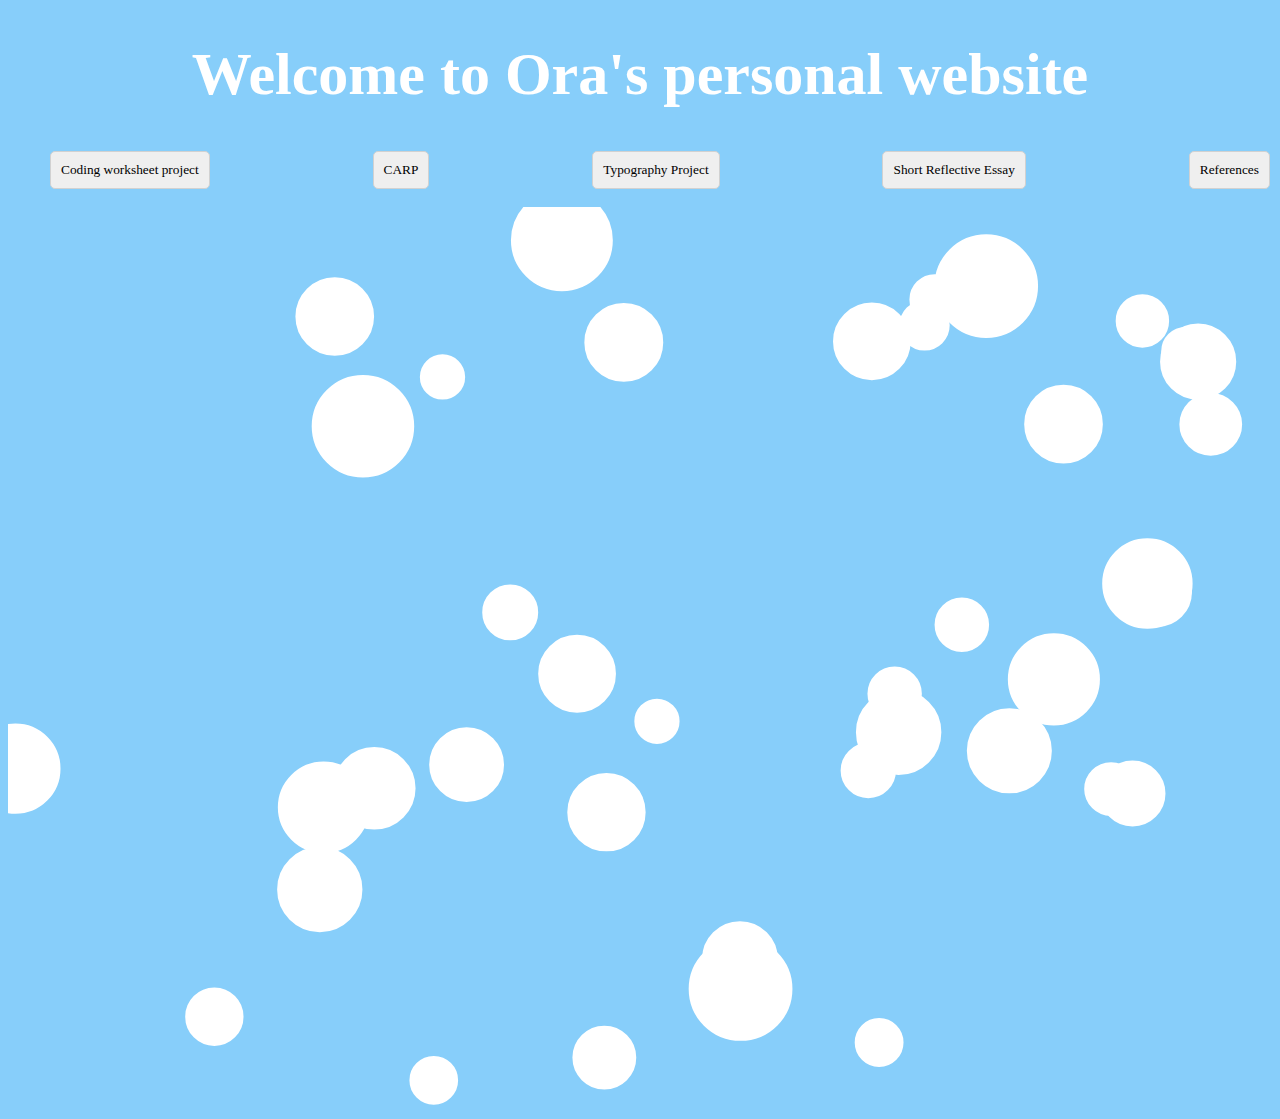
<file: index.html>
<!DOCTYPE html>
<html lang="en">
<head>
    <meta charset="UTF-8">
    <meta http-equiv="X-UA-Compatible" content="IE=edge">
    <meta name="viewport" content="width=device-width, initial-scale=1.0">

    <link rel="stylesheet" href="Indexstyle.css">

    <title>Ora's-Personal-Website</title>
    <script src="p5.min.js"></script>
    <!-- <script src="../addons/p5.sound.js"></script> -->
    <script src="sketch.js"></script>
</head>

<body>
    <header>
           <h1>Welcome to Ora's personal website</h1>          

           <ul>
             <div class="container-navigation">
               <a href="CodingWorksheet.html"><button>Coding worksheet project</button></a>
               <a href="PosterTask.html"><button>CARP</button></a>
               <a href="TypographyProject.html"><button>Typography Project</button></a>
               <a href="Essay.html"><button>Short Reflective Essay</button></a>
               <a href="References.html"><button>References</button></a>
            </div>
           </ul>
    </header>
</body>
</html>
</file>
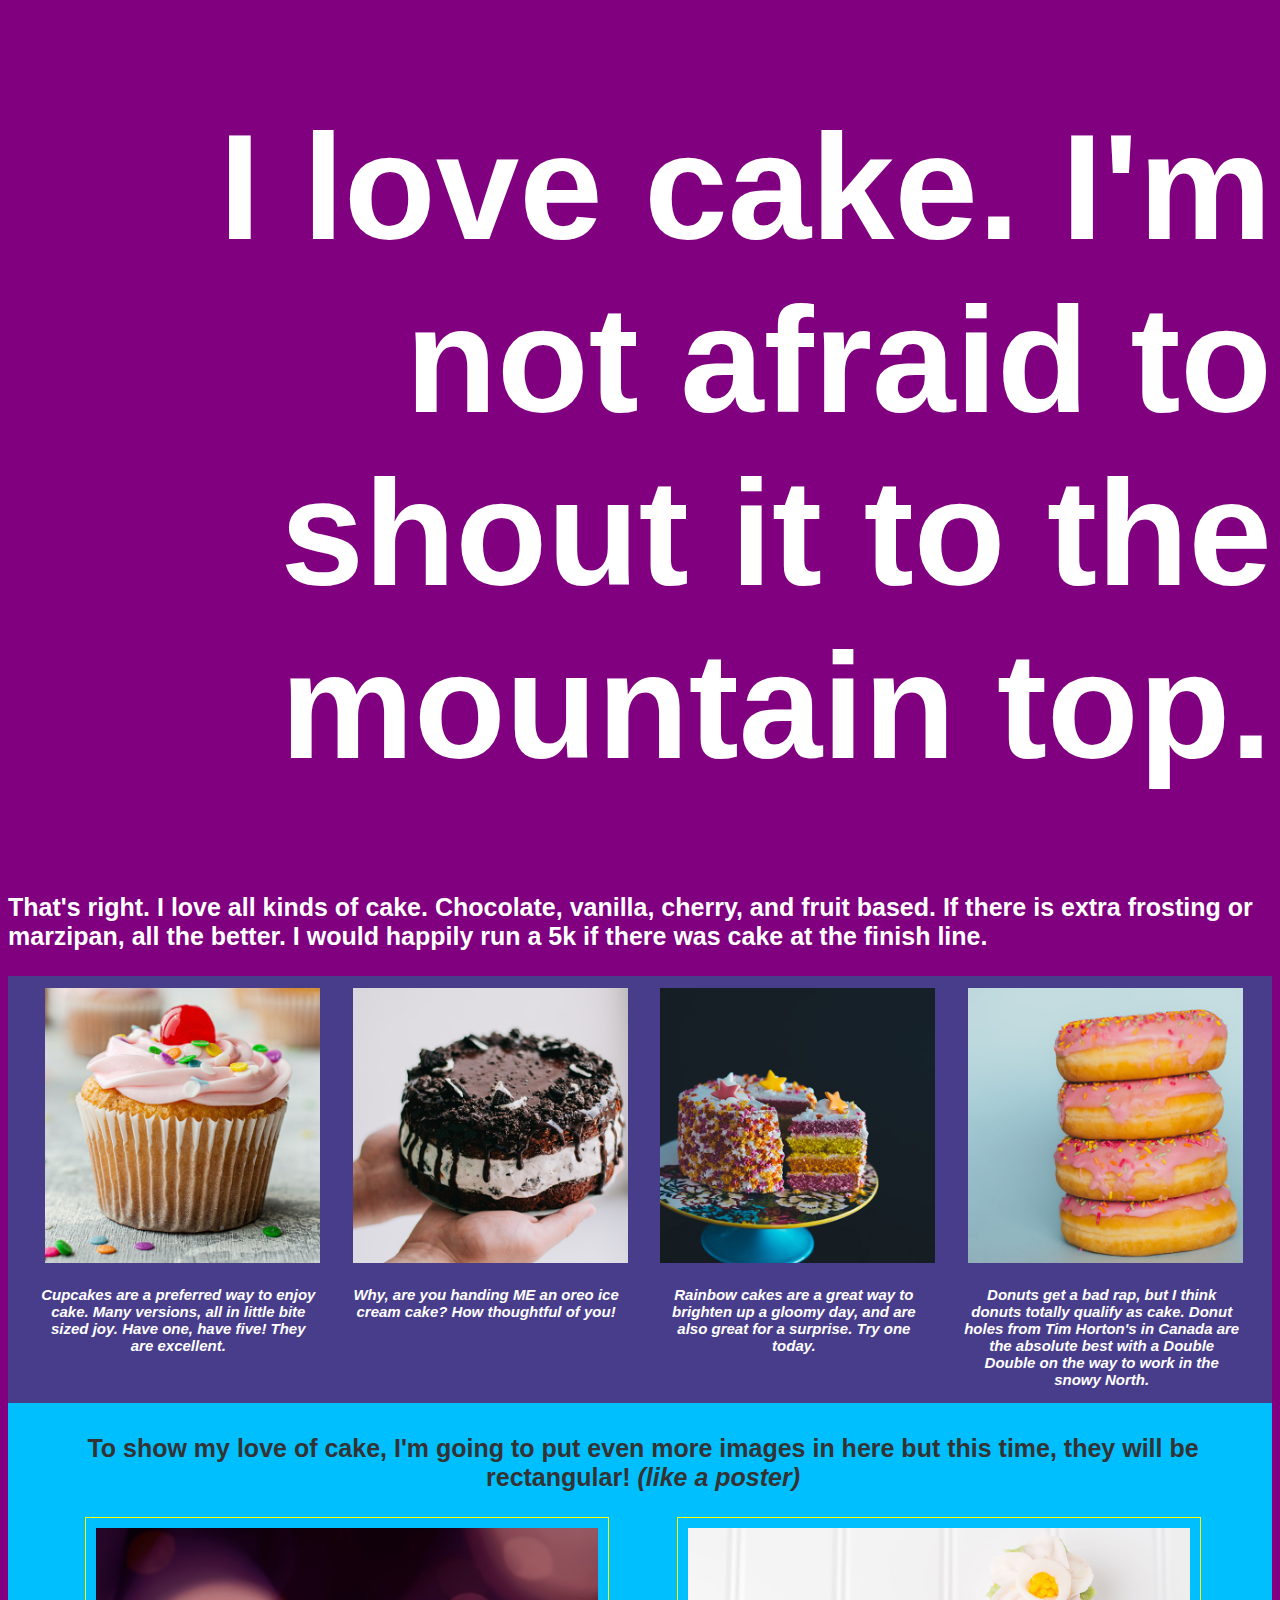
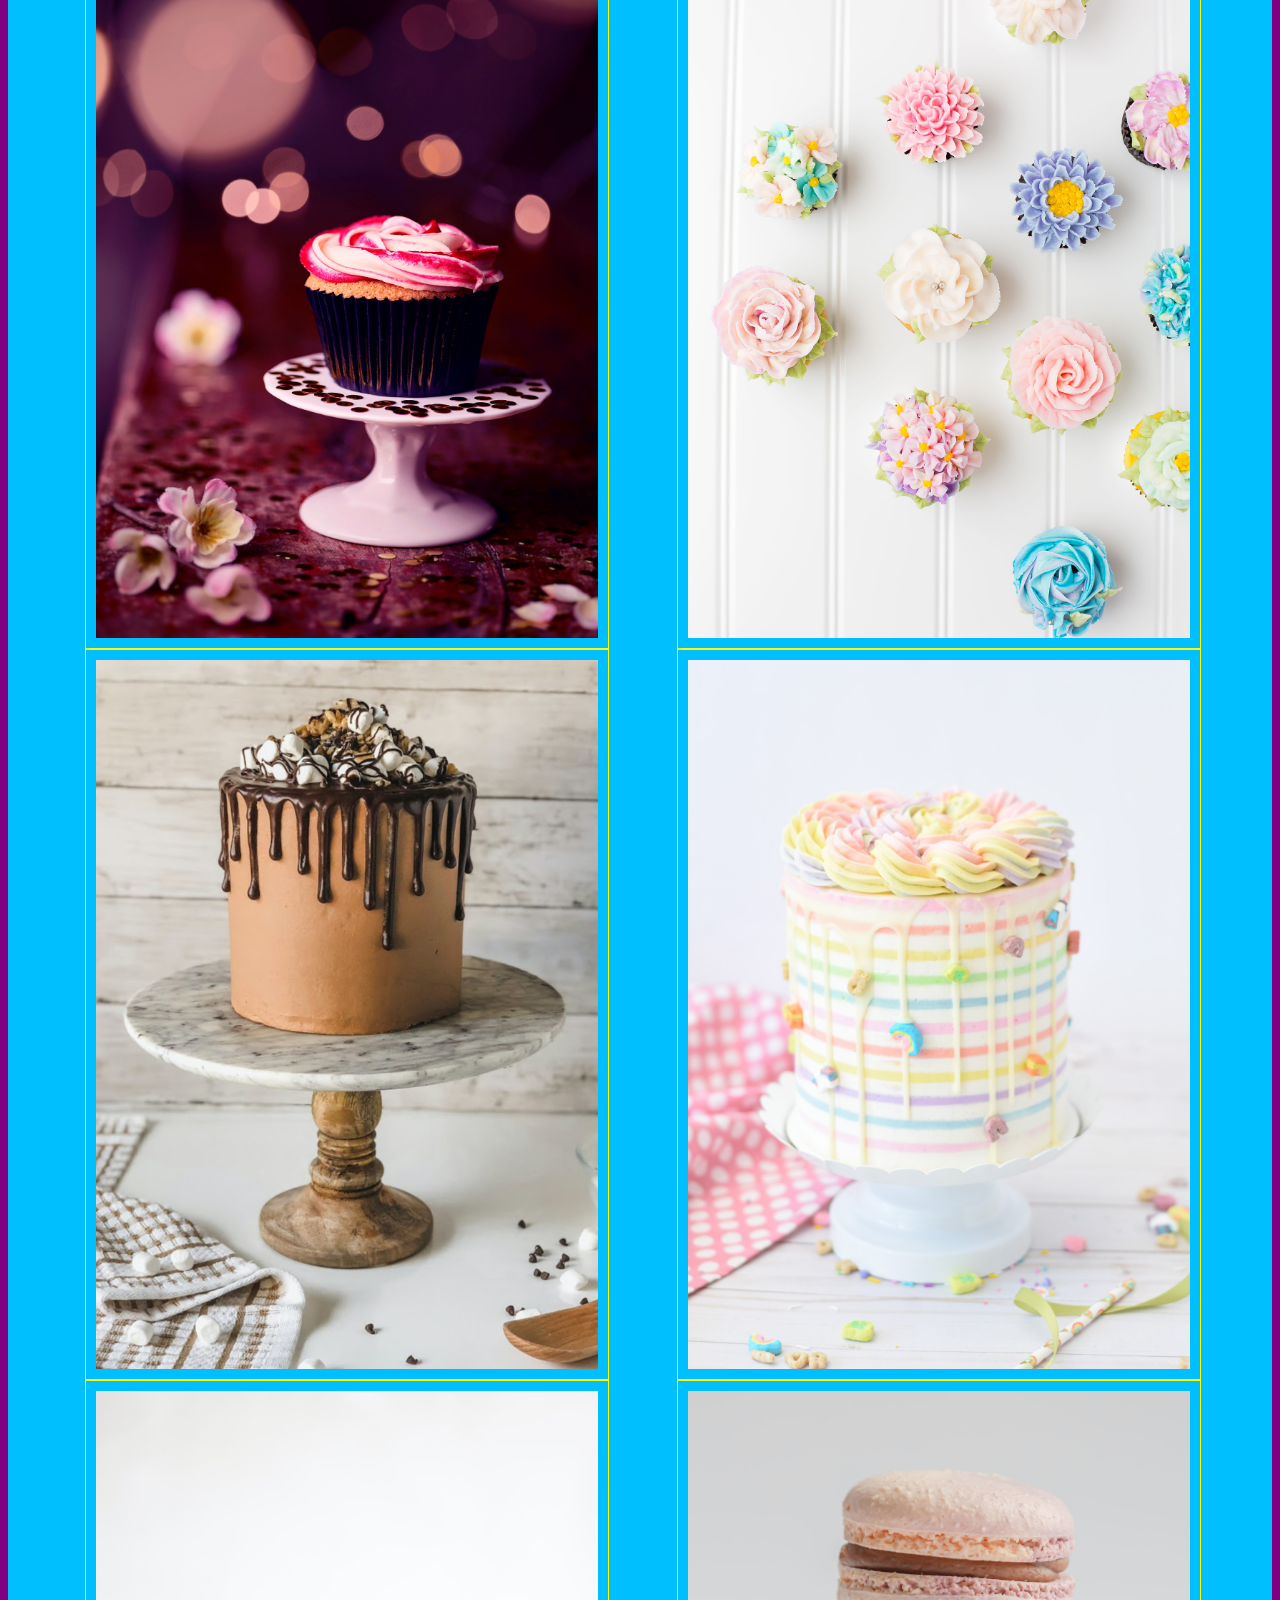
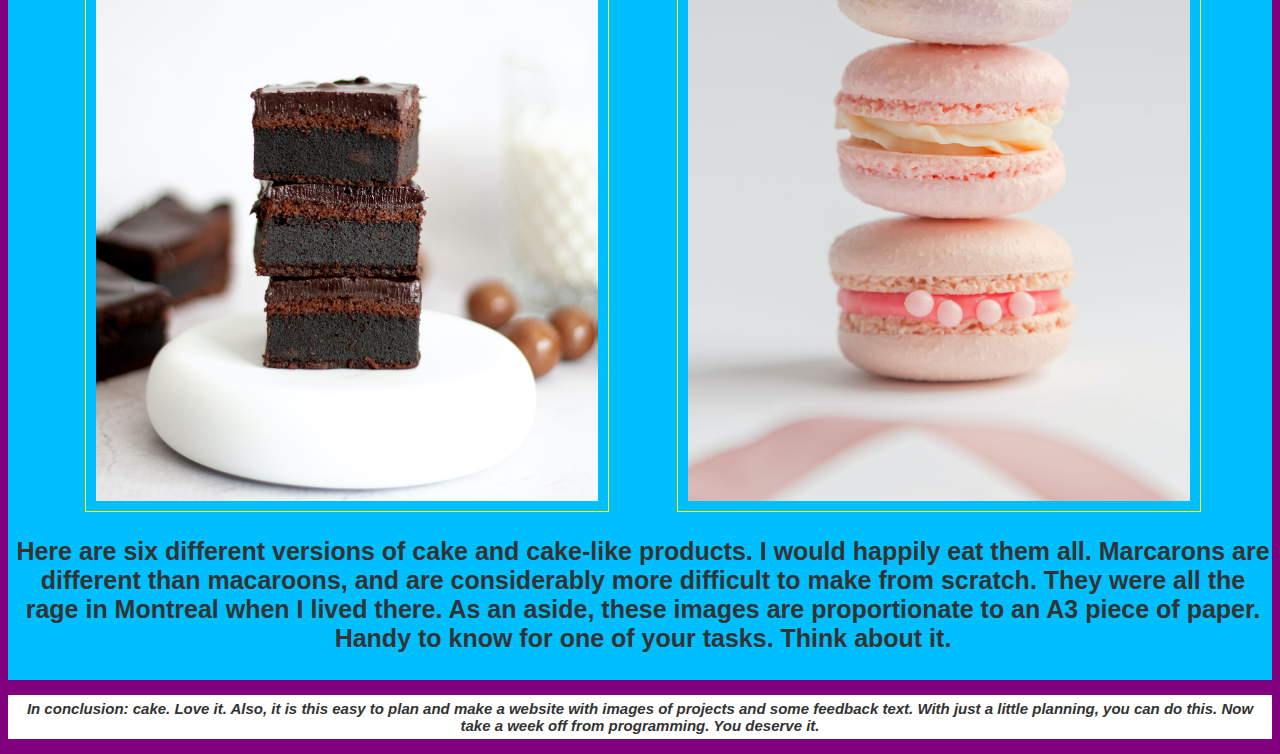
<file: cake.html>
<!DOCTYPE html>
<html lang="en">

<head>
    <meta charset="UTF-8">
    <meta http-equiv="X-UA-Compatible" content="IE=edge">
    <meta name="viewport" content="width=device-width, initial-scale=1.0">

    <link rel='stylesheet' href='week2.css' />

  <link rel='stylesheet' href="styles2.css">

    <title>I Love Cake</title>
</head>

<body>

    <!-- This is the header for the cake page -->
    <header>
        <h1>I love cake. I'm not afraid to shout it to the mountain top.</h1>

        <p class="cake-text">That's right. I love all kinds of cake. Chocolate, vanilla, cherry, and fruit based. If there is extra frosting or marzipan, all the better. I would happily run a 5k if there was cake at the finish line.</p>
    </header>




    <!-- main body about my love of cake -->

    <main>

        <!-- begin square images  -->
        <section class="section-one">
            <div class="container">

                <div class="cake-group">
                    <img class="cake-item" src="cake1.jpg" alt="a photo of a cupcake">

                    <p class="cake-text caption">Cupcakes are a preferred way to enjoy cake. Many versions, all in
                    little bite sized joy. Have one, have five! They are excellent.</p>

                </div>

                <div class="cake-group">

                    <img class="cake-item" src="cake2.jpg" alt="a photo of an oreo ice cream cake">


                    <p class="cake-text caption">Why, are you handing ME an oreo ice cream cake? How thoughtful of you!
                    </p>

                </div>

                <div class="cake-group">

                    <img class="cake-item" src="cake3.jpg" alt="a photo of a rainbow cake">

                    <p class="cake-text caption">Rainbow cakes are a great way to brighten up a gloomy day, and are also
                        great
                        for a surprise. Try one today. </p>

                </div>

                <div class="cake-group">
                    <img class="cake-item" src="cake4.jpg" alt="a photo of a donut">


                    <p class="cake-text caption">Donuts get a bad rap, but I think donuts totally qualify as cake. Donut
                        holes
                        from Tim Horton's in Canada are the absolute best with a Double Double on the way to work in the
                        snowy
                        North.</p>
                </div>
            </div>
        </section>

        <!-- Begin poster size images -->


        <section class="section-two">



            <p class="cake-text dark center">To show my love of cake, I'm going to put even more images in here but this time,
                they will be rectangular! <em>(like a poster)</em> </p>

            <div class="container">
                <img class="cake-poster-item" src="cakeposter1.jpg" alt="a photo of a cupcake">

                <img class="cake-poster-item" src="cakeposter2.jpg" alt="a photo of many cupcakes with icing that looks like flowers">

                <img class="cake-poster-item" src="cakeposter3.jpg" alt="a photo of a chocolate popcorn marshmallow cake">

                <img class="cake-poster-item" src="cakeposter4.jpg" alt="a photo of a rainbow cake not cut">

                <img class="cake-poster-item" src="cakeposter5.jpg" alt="a photo of a stack of fudgy brownies">

                <img class="cake-poster-item" src="cakeposter6.jpg" alt="a photo of a three pink marcarons">

            </div>

            <p class="cake-text dark center">Here are six different versions of cake and cake-like products. I would happily eat them all. Marcarons are different than macaroons, and are considerably more difficult to make from scratch. They were all the rage in Montreal when I lived there. As an aside, these images are proportionate to an A3 piece of paper. Handy to know for one of your tasks. Think about it.</p>
        </section>
    </main>

    <footer>
        <p class="cake-text caption disclaimer dark">In conclusion: cake. Love it. Also, it is this easy to plan and make a
            website with images of projects and some feedback text. With just a little planning, you can do this. Now
            take a week off from programming. You deserve it.</p>

    </footer>
</body>

</html>
</file>
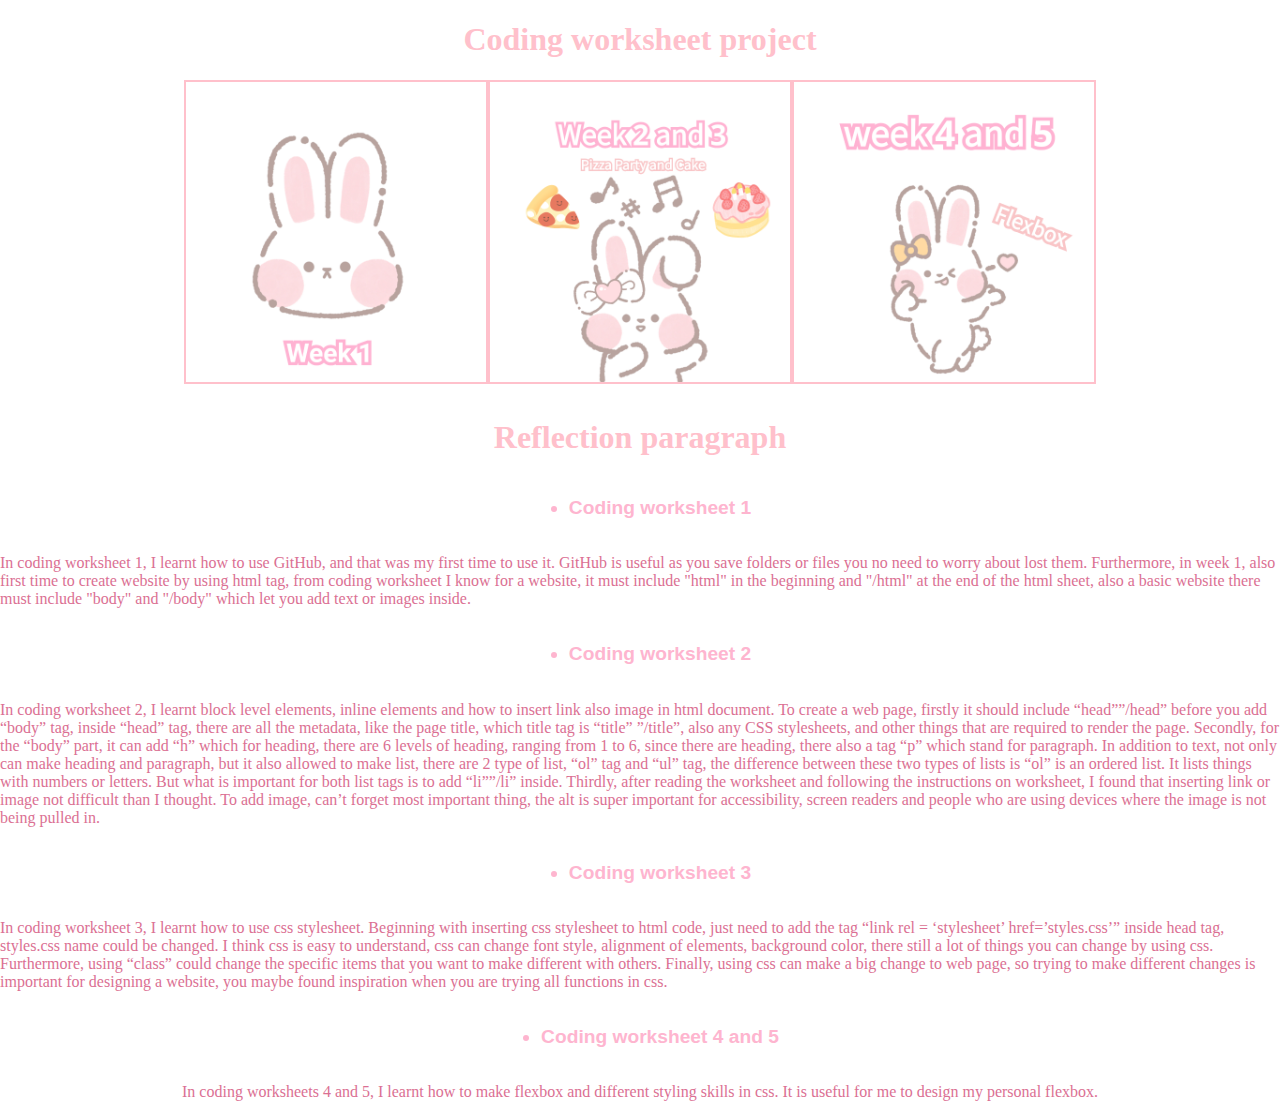
<file: CodingWorksheet.html>
<!DOCTYPE html>
<html lang="en">
<head>
    <meta charset="UTF-8">
    <meta name="viewport" content="width=device-width, initial-scale=1.0">
    <link rel='stylesheet' href='CodingWorksheetStyle.css' />
    <title>CodingWorksheet</title>
</head>

<body>

    <header>
        <h1>Coding worksheet project</h1>
    </header>

    <div class="image-container">
        <a href="week1.html" class="image-link">
            <img class="worksheetimage" src="week1.jpg" alt="week1">
        </a>
        <a href="PizzaParty.html" class="image-link">
            <img class="worksheetimage" src="week2and3.jpg" alt="Pizza Party and Cake (2 and 3)">
        </a>
        <a href="flexbox/flexbox.html" class="image-link">
            <img class="worksheetimage" src="week4and5.jpg" alt="Flexbox(week 4 and 5)">
        </a>
    </div>

    <h1>Reflection paragraph</h1>

    <ul><li>Coding worksheet 1</li></ul>

    <p>In coding worksheet 1, I learnt how to use GitHub, and that was my first time to use it. GitHub is useful as you save folders or files you no need to worry about lost them. Furthermore, in week 1, also first time to create website by using html tag, from coding worksheet I know for a website, it must include "html" in the beginning and "/html" at the end of the html sheet, also a basic website there must include "body" and "/body" which let you add text or images inside. </p>

    <ul><li>Coding worksheet 2</li></ul>

    <p>In coding worksheet 2, I learnt block level elements, inline elements and how to insert link also image in html document. To create a web page, firstly it should include “head””/head” before you add “body” tag, inside “head” tag, there are all the metadata, like the page title, which title tag is “title” ”/title”, also any CSS stylesheets, and other things that are required to render the page. Secondly, for the “body” part, it can add “h” which for heading, there are 6 levels of heading, ranging from 1 to 6, since there are heading, there also a tag “p” which stand for paragraph. In addition to text, not only can make heading and paragraph, but it also allowed to make list, there are 2 type of list, “ol” tag and “ul” tag, the difference between these two types of lists is “ol” is an ordered list. It lists things with numbers or letters. But what is important for both list tags is to add “li””/li” inside. Thirdly, after reading the worksheet and following the instructions on worksheet, I found that inserting link or image not difficult than I thought. To add image, can’t forget most important thing, the alt is super important for accessibility, screen readers and people who are using devices where the image is not being pulled in.</p>

    <ul><li>Coding worksheet 3</li></ul>

    <p>In coding worksheet 3, I learnt how to use css stylesheet.  Beginning with inserting css stylesheet to html code, just need to add the tag “link rel = ‘stylesheet’ href=’styles.css’” inside head tag, styles.css name could be changed. I think css is easy to understand, css can change font style, alignment of elements, background color, there still a lot of things you can change by using css. Furthermore, using “class” could change the specific items that you want to make different with others. Finally, using css can make a big change to web page, so trying to make different changes is important for designing a website, you maybe found inspiration when you are trying all functions in css.</p>

    <ul><li>Coding worksheet 4 and 5</li></ul>

    <p>In coding worksheets 4 and 5, I learnt how to make flexbox and different styling skills in css. It is useful for me to design my personal flexbox.</p>

</body>
</html>
</file>
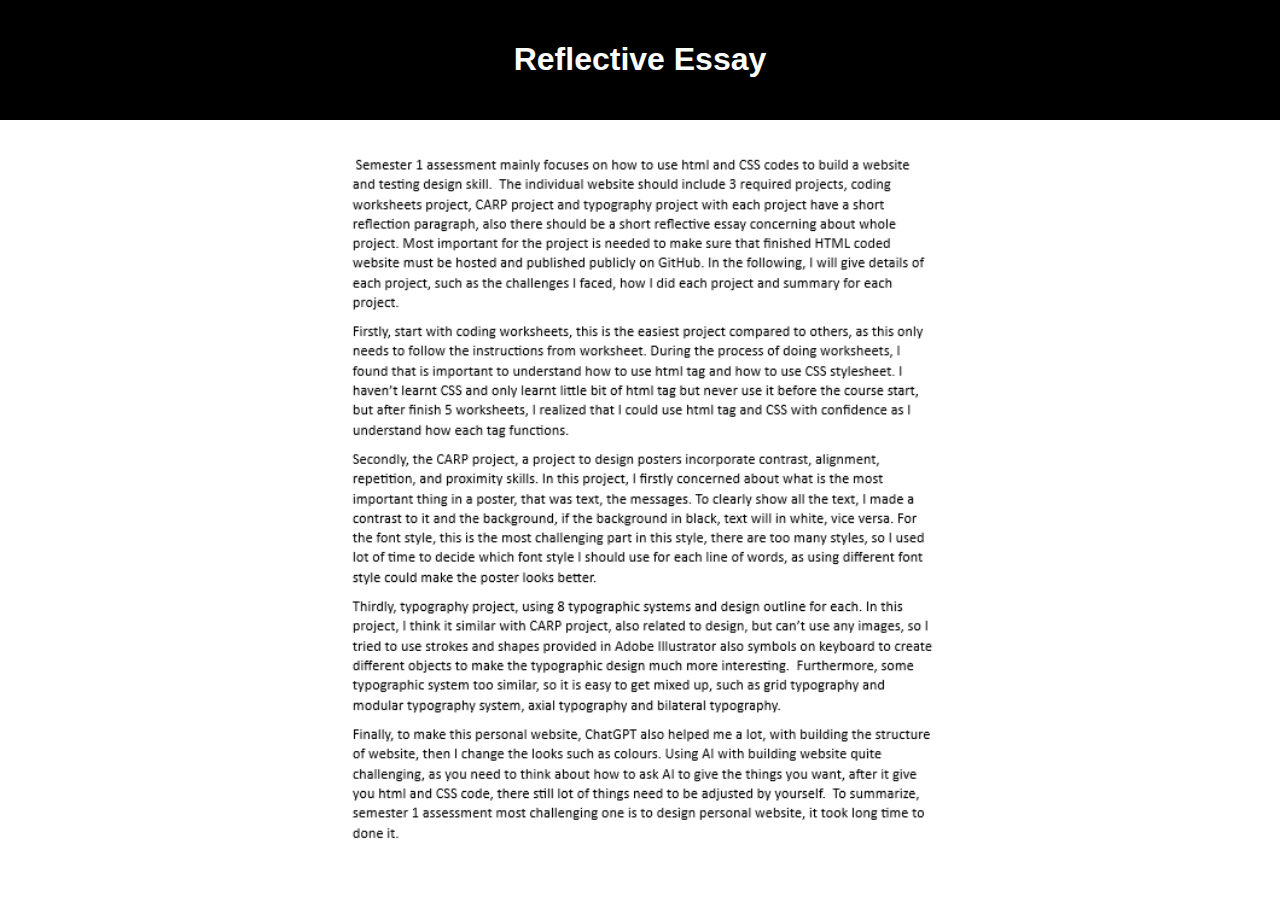
<file: Essay.html>
<!DOCTYPE html>
<html lang="en">
<head>
    <meta charset="UTF-8">
    <meta name="viewport" content="width=device-width, initial-scale=1.0">
    <link rel="stylesheet" href="textonly.css">
    <title>Essay</title>
</head>

<body>

    <header>
        <h1> Reflective Essay</h1>
    </header>

    <div class="img">
        <img src="essay.png" alt="Essay" class="center">
    </div>

</body>
</html>
</file>
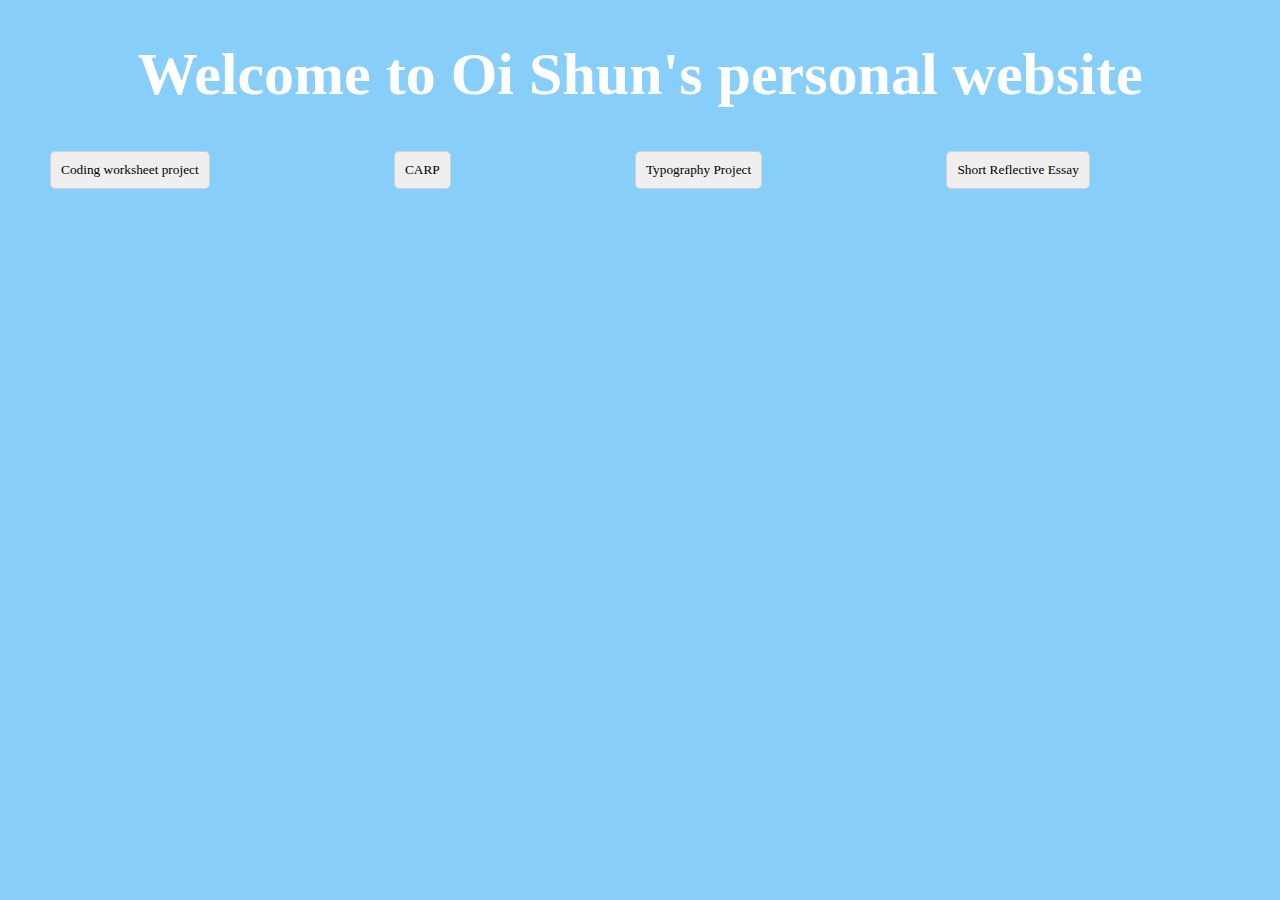
<file: my website.html>
<!DOCTYPE html>
<html lang="en">
<head>
    <meta charset="UTF-8">
    <meta http-equiv="X-UA-Compatible" content="IE=edge">
    <meta name="viewport" content="width=device-width, initial-scale=1.0">

    <link rel="stylesheet" href="style-of-my-website.css">


    <title>Oi Shun, Mok 's  Personal Website</title>

</head>
<body>
    

    <!--Header title and menu begin here-->
    <header>
           <h1>Welcome to Oi Shun's personal website</h1>          

           <ul>
             <div class="container-navigation">
               <button>Coding worksheet project</button>
               <button>CARP</button>
               <button>Typography Project</button>
               <button>Short Reflective Essay</button>
               <a href="button.html" target="blank">
            </div>
           </ul>
    </header>
</body>
</file>
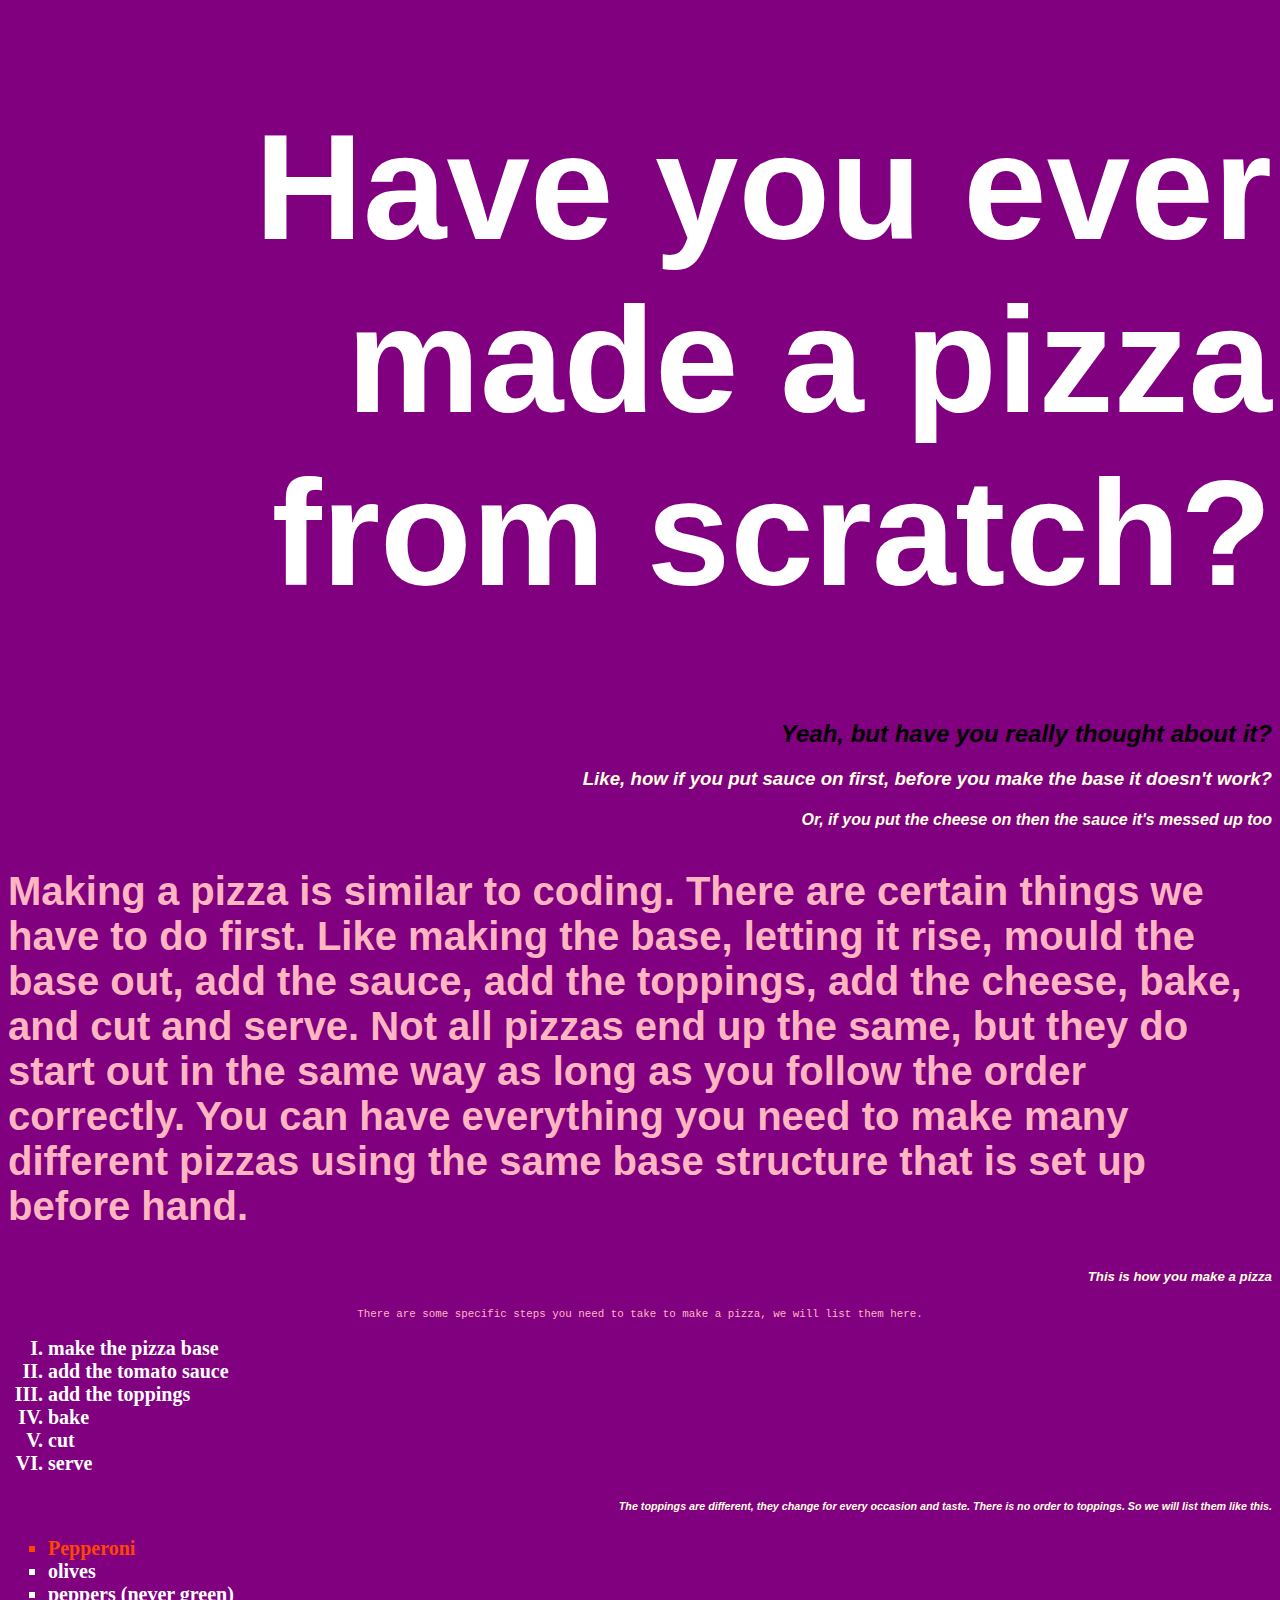
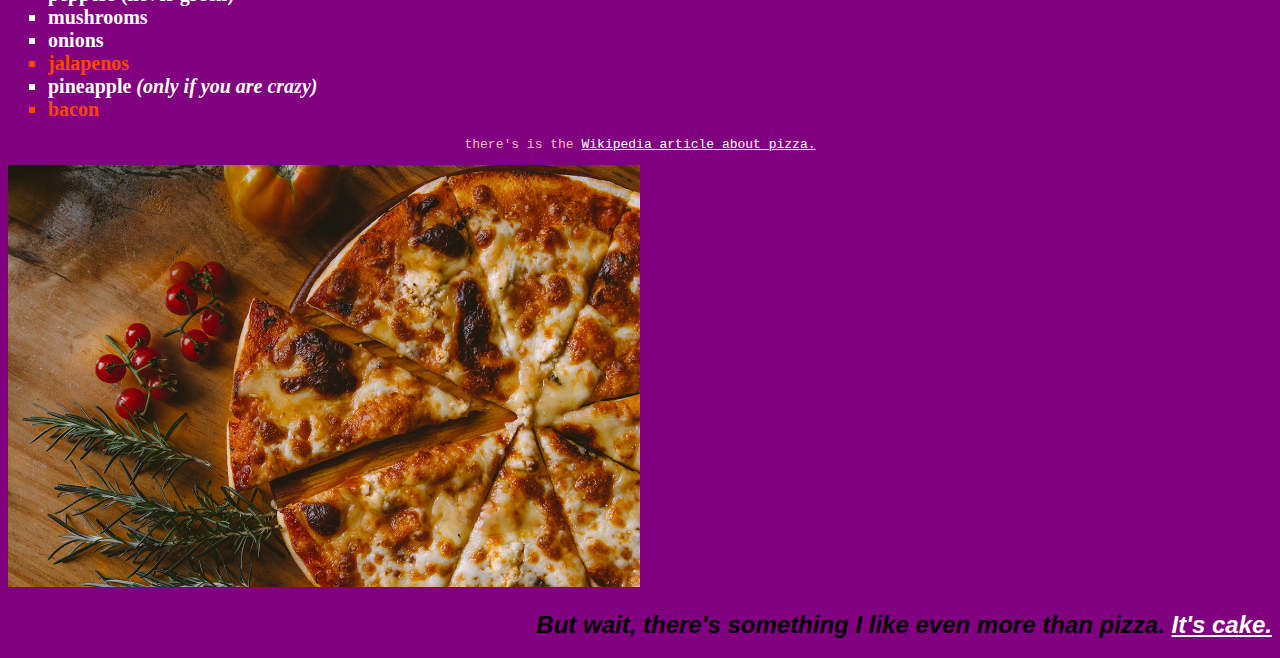
<file: PizzaParty.html>
<!DOCTYPE html>
<html lang="en">
<head>
 <meta charset="UTF-8">
 <meta http-equiv="X-UA-Compatible" content="IE=edge">
 <meta name="viewport" content="width=device-width,initial-scale=1.0">

 <link rel="stylesheet" href="week2.css"/>

 <title>Pizza Party</title>
</head>

<body>
 <h1>Have you ever made a pizza from scratch?</h1>
 <h2>Yeah, but have you really thought about it?</h2>
 <h3>Like, how if you put sauce on first, before you make the base it doesn't work?</h3>
 <h4>Or, if you put the cheese on then the sauce it's messed up too</h4>

 <!-- Add some copy here-->
 <p class="special">Making a pizza is similar to coding. There are 
 certain things we have to do first. Like making the base,
 letting it rise, mould the base out, add the sauce, add the toppings,
 add the cheese, bake, and cut and serve. Not all pizzas end up the same,
 but they do start out in the same way as long as you follow the order correctly.
 You can have everything you need to make many different pizzas using the same base
 structure that is set up before hand.</p>


 <!--Make lists here-->
 <h5>This is how you make a pizza</h5>
 <p><small>There are some specific steps you need to take to make a pizza, we will list them here.</small></p>

 <ol>
    <li>make the pizza base</li>
    <li>add the tomato sauce</li>
    <li>add the toppings</li>
    <li>bake</li>
    <li>cut</li>
    <li>serve</li>
 </ol>

<h6>The toppings are different, they change for every occasion and taste. There is no order to toppings. So we will list them like this.</h6>

<ul>
    <li class="fave">Pepperoni</li>
    <li>olives</li>
    <li>peppers <strong>(never green)</strong></li>
    <li>mushrooms</li>
    <li>onions</li>
    <li class="fave">jalapenos</li>
    <li>pineapple <em>(only if you are crazy)</em></li>
    <li class="fave">bacon</li>
</ul>

<p>there's is the <a href="https://en.wikipedia.org/wiki/Pizza" target="_blank">Wikipedia article about pizza.</a></p>

<img class="pizza" src="pizza.jpg" alt="a picture of a pizza">

<h2>But wait, there's something I like even more than pizza. <a href="cake.html" target="_blank">It's cake.</a></h2>

</body>
</html>
</file>
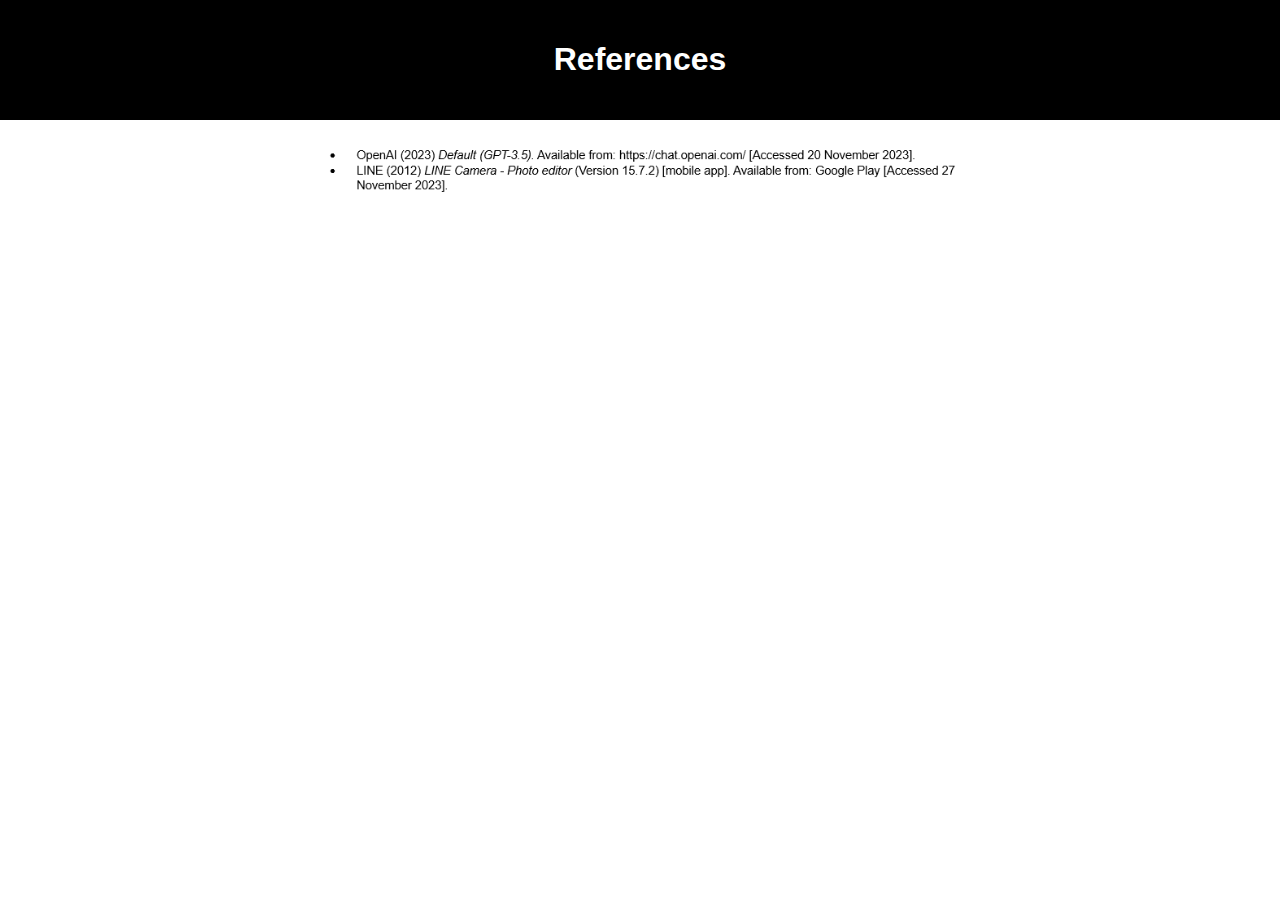
<file: References.html>
<!DOCTYPE html>
<html lang="en">
<head>
    <meta charset="UTF-8">
    <meta name="viewport" content="width=device-width, initial-scale=1.0">
    <link rel="stylesheet" href="textonly.css">
    <title>References</title>
</head>

<body>

    <header>
        <h1> References</h1>
    </header>
    
    <div class="img">
        <img src="references.png" alt="references" class="center">
    </div>

</body>
</html>
</file>
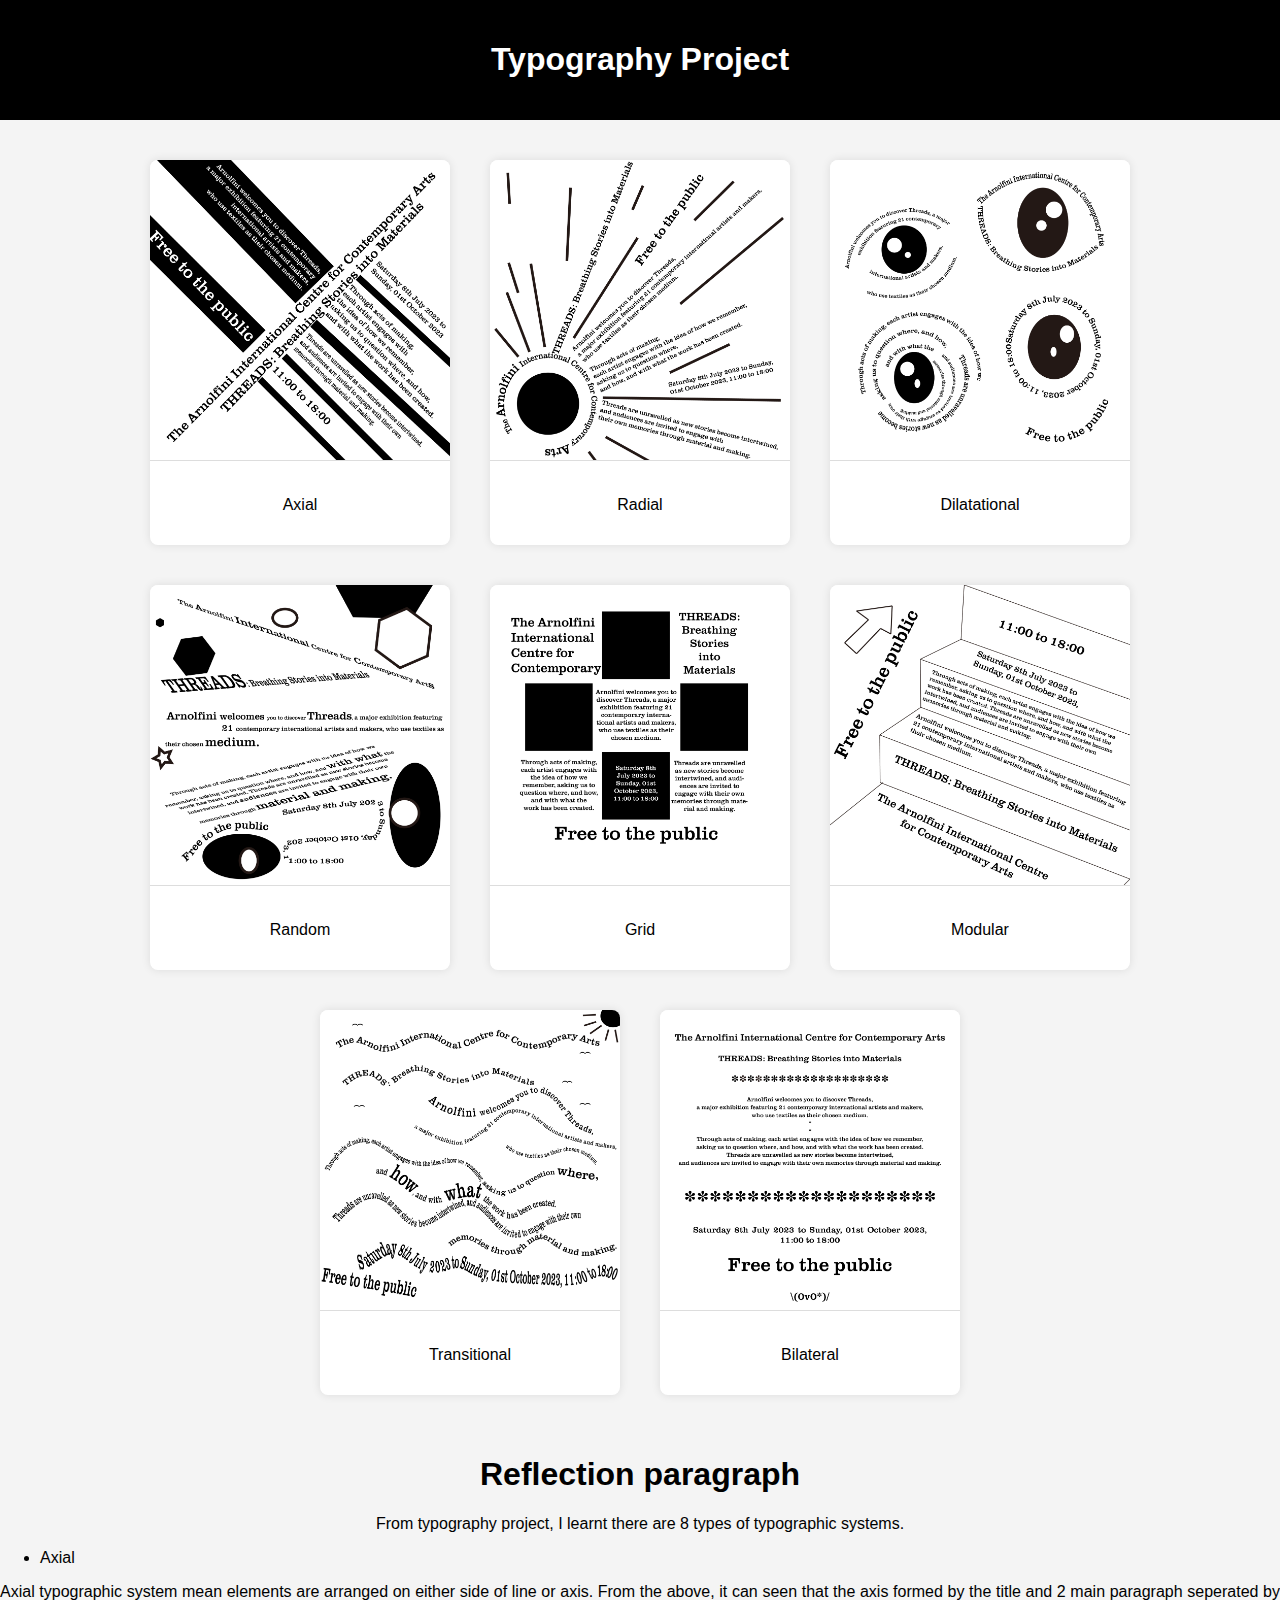
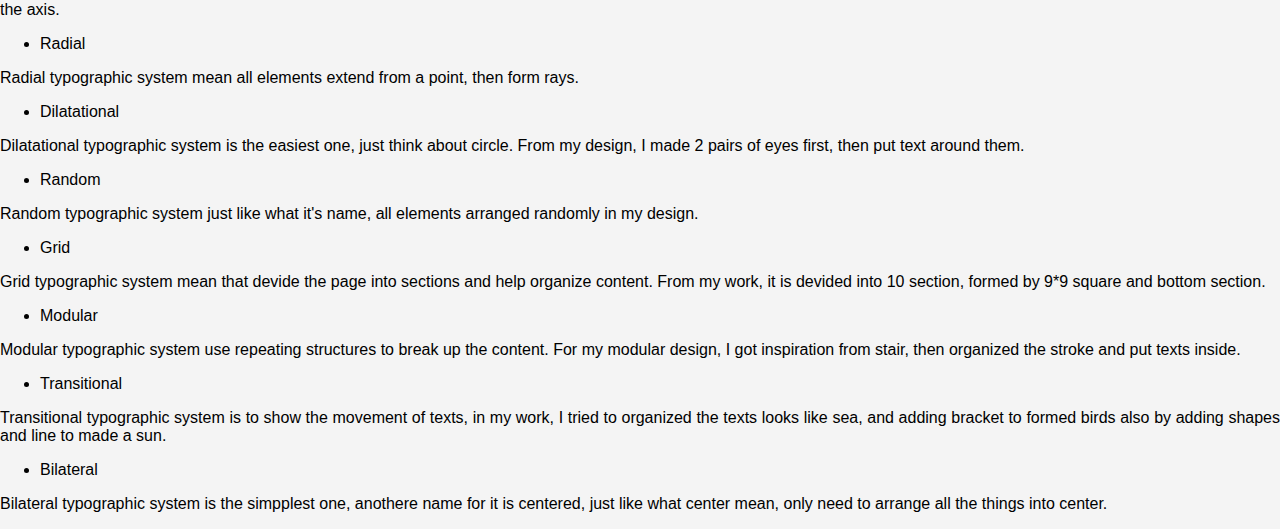
<file: TypographyProject.html>
<!DOCTYPE html>
<html lang="en">
<head>
    <meta charset="UTF-8">
    <meta name="viewport" content="width=device-width, initial-scale=1.0">
    <link rel="stylesheet" href="TypographyStyle.css">
    <title>TypographyProject</title>
</head>

<body>

    <header>
        <h1>Typography Project</h1>
    </header>

    <main>
    <div class="image-container">
        <div class="image-card">
            <img src="Axial.png" alt="Axial">
            <p>Axial</p>
        </div>

        <div class="image-card">
            <img src="Radial.png" alt="Radial">
            <p>Radial</p>
        </div>

        <div class="image-card">
            <img src="Dilatational.png" alt="Dilatational">
            <p>Dilatational</p>
        </div>

        <div class="image-card">
            <img src="Random.png" alt="Random">
            <p>Random</p>
        </div>

        <div class="image-card">
            <img src="Grid.png" alt="Grid">
            <p>Grid</p>
        </div>

        <div class="image-card">
            <img src="Modular.png" alt="Modular">
            <p>Modular</p>
        </div>

        <div class="image-card">
            <img src="Transitional.png" alt="Transitional">
            <p>Transitional</p>
        </div>

        <div class="image-card">
            <img src="Bilateral.png" alt="Bilateral">
            <p>Bilateral</p>
        </div>
    </div>
    </main>

    <h1 class="rp">Reflection paragraph</h1>

    <p class="RP">From typography project, I learnt there are 8 types of typographic systems.</p>

    <ul><li>Axial</li></ul>
    <p>Axial typographic system mean elements are arranged on either side of line or axis. From the above, it can seen that the axis formed by the title and 2 main paragraph seperated by the axis.</p>
    <ul><li>Radial</li></ul>
    <p>Radial typographic system mean all elements extend from a point, then form rays.</p>
    <ul><li>Dilatational</li></ul>
    <p>Dilatational typographic system is the easiest one, just think about circle. From my design, I made 2 pairs of eyes first, then put text around them. </p>
    <ul><li>Random</li></ul>
    <p>Random typographic system just like what it's name, all elements arranged randomly in my design.</p>
    <ul><li>Grid</li></ul>
    <p>Grid typographic system mean that devide the page into sections and help organize content. From my work, it is devided into 10 section, formed by 9*9 square and bottom section.</p>
    <ul><li>Modular</li></ul>
    <p>Modular typographic system use repeating structures to break up the content. For my modular design, I got inspiration from stair, then organized the stroke and put texts inside.</p>
    <ul><li>Transitional</li></ul>
    <p>Transitional typographic system is to show the movement of texts, in my work, I tried to organized the texts looks like sea, and adding bracket to formed birds also by adding shapes and line to made a sun.</p>
    <ul><li>Bilateral</li></ul>
    <p>Bilateral typographic system is the simpplest one, anothere name for it is centered, just like what center mean, only need to arrange all the things into center.</p>

</body>
</html>
</file>
<file: Indexstyle.css>
body{
    background-color: lightskyblue;
    align-items: center;
}

h1 {
    font-family: Georgia, 'Times New Roman', Times, serif;
    font-size: 60px;
    text-align: center;
    color: white;
}

button {
    border: 1px solid rgb(209, 209, 209);
    border-radius: 5px;
    font-family: Georgia, 'Times New Roman', Times, serif;
    padding: 10px;
    margin: 2px;
    transition-duration: .1s;
}
   
button:active {
    background-color: white;
    box-shadow: 0 5px rgb(115, 129, 248);
    transform: translateY(4px);
}

.container-navigation {
    display: flex;
    flex-wrap: wrap;
    flex-direction: row;
    justify-content: space-between;
    align-items: center;
}
</file>
<file: week2.css>
body{
 background-color: purple;
}

p{
 font-family: monospace;
 text-align: center;
 color: lightpink;
}

h1,h2,h3,h4,h5,h6 {
    font-family: Verdana, Geneva, Tahoma, sans-serif;
    color: lightyellow;
    font-style: italic;
    text-align: right;
}

h1 {
    font-family: Impact, Haettenschweiler, 'Arial Narrow Bold', sans-serif;
    font-size: 150px;
    color: white;
    font-style: normal;
}

h2{
    color: black;
}

.special {
 font-family: 'Gill Sans', 'Gill Sans MT', Calibri, 'Trebuchet MS', sans-serif;
 font-weight: bold;
 font-size: 40px;
 text-align: left;
}

ul {
    list-style-type: square;
}

ol {
    list-style-type: upper-roman;
}

li {
    color: white;
    font-size: 20px;
    font-weight: bold;
}

.fave {
    color: orangered;
}

.pizza {
    width: 50%;
}

a{
    color: white;
}

/* cake page */

.cake-text {
    font-family: Verdana, Geneva, Tahoma, sans-serif;
    text-align: left;
    color: white;
    font-size: 25px;
    font-weight: bold;
}

.section-one {
    background-color: darkslateblue;
}

.caption {
    font-size: 15px;
    font-style: italic;
    text-align: center;
}

.container {
    display: flex;
    justify-content: space-evenly;
    flex-wrap: wrap;
}

.cake-item {
    width: 275px;
    height: 275px;
    padding: 4px;
}

.cake-group {
    width: 275px;
}
</file>
<file: styles2.css>
/* ====poster section====*/


/* below styles all sections */

 

 section { 
    padding: 8px 0px 0px 0px;
}  



/* below styles only "section 2" */



 .section-two {
    padding: 6px 2px 2px 8px;
    background-color: deepskyblue;
}  



/* designating a % for width for an image allows a rescale when web brower moves */

  .cake-poster-item {
    border: 1px solid yellow; 
    display: flex; 
    flex-wrap: wrap;
    width: 40%;   
    padding: 10px; 
 } 

 
 .dark {
    color: #333333;
}  

 
 .center {
    text-align: center;
}  



/*====footer styles====*/


  footer {
    
    background-color: white;
    
}  

  .disclaimer {   
    padding: 5px;
    text-align: center;
}
</file>
<file: CodingWorksheetStyle.css>
header {
    text-align: center;
    color: pink;
}

body {
    display: flex;
    justify-content: center;
    align-items: center;
    flex-flow: column;
    height: auto;
    margin: 0;
}

.image-container {
    display: flex;
    justify-content: space-between;
    flex-wrap: wrap;
}

.image-link {
    display: block;
    margin-bottom: 10px;
}

.worksheetimage {
    border: 2px solid pink;
    width: 300px;

}

h1 {
    color: pink;
}

p {
    text-align: left;
    color: palevioletred;
}

ul {
    color: rgb(254, 181, 207);
    font-weight: bold;
    font-size: larger;
    font-family: 'Lucida Sans', 'Lucida Sans Regular', 'Lucida Grande', 'Lucida Sans Unicode', Geneva, Verdana, sans-serif;
}
</file>
<file: textonly.css>
body {
    font-family: Arial, sans-serif;
    margin: 0;
    padding: 0;
    background-color: white;
}

header {
    text-align: center;
    padding: 20px;
    background-color: black;
    color: white;
    font-family:'Franklin Gothic Medium', 'Arial Narrow', Arial, sans-serif;
}

.center {
    display: block;
    margin-left: auto;
    margin-right: auto;
    width: 50%;
  }
</file>
<file: style-of-my-website.css>
body{
    background-color: lightskyblue;
}

h1 {
    font-family: Georgia, 'Times New Roman', Times, serif;
    font-size: 60px;
    text-align: center;
    color: white;
}

button {
    border: 1px solid rgb(209, 209, 209);
    border-radius: 5px;
    font-family: Georgia, 'Times New Roman', Times, serif;
    padding: 10px;
    margin: 2px;
    transition-duration: .1s;
   }
   
   button:active {
       background-color: white;
       box-shadow: 0 5px rgb(115, 129, 248);
       transform: translateY(4px);
   }
.container-navigation{
    display: flex;
    flex-wrap: wrap;
    flex-direction: row;
    justify-content: space-between;
    align-items: center;
}
</file>
<file: TypographyStyle.css>
body {
    font-family: Arial, sans-serif;
    margin: 0;
    padding: 0;
    background-color: #f4f4f4;
}

header {
    text-align: center;
    padding: 20px;
    background-color: black;
    color: white;
    font-family:'Franklin Gothic Medium', 'Arial Narrow', Arial, sans-serif;
}


.image-container {
    display: flex;
    flex-wrap: wrap;
    justify-content: center;
    padding: 20px;
}

.image-card {
    width: 300px;
    margin: 20px;
    background-color: white;
    border-radius: 8px;
    overflow: hidden;
    box-shadow: 0 0 10px rgba(0, 0, 0, 0.1);
}

.image-card img {
    width: 100%;
    height: auto;
    border-bottom: 1px solid #ddd;
}

.image-card p {
    padding: 15px;
    text-align: center;
}

.rp {
    color: black;
    text-align: center;
    font-family:'Lucida Sans', 'Lucida Sans Regular', 'Lucida Grande', 'Lucida Sans Unicode', Geneva, Verdana, sans-serif;
}

.RP {
    color: black;
    text-align: center;
}

p{
    text-align: justify;
}
</file>
